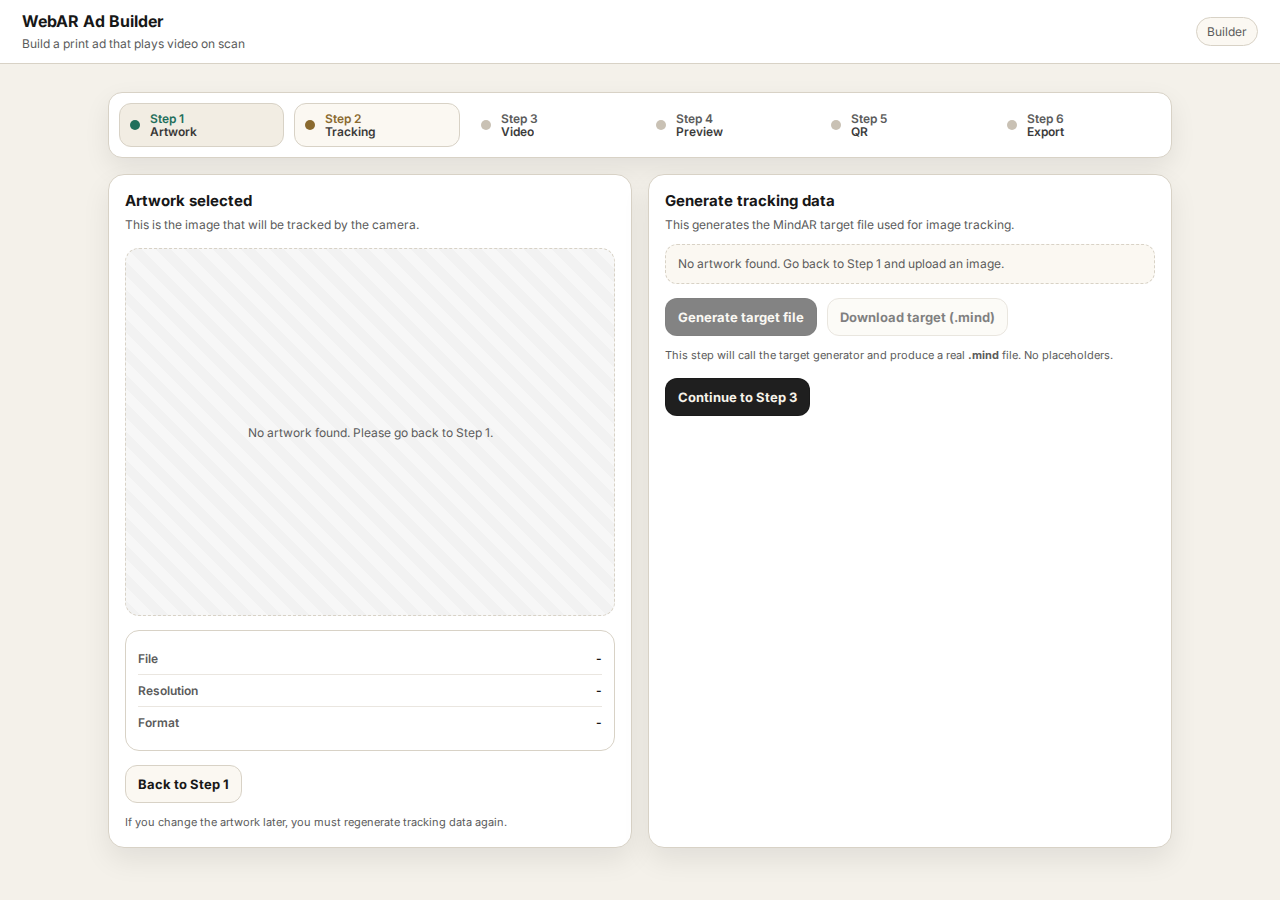
<file: step2page.html>
<!doctype html>
<html lang="en">
<head>
  <meta charset="utf-8" />
  <meta name="viewport" content="width=device-width, initial-scale=1" />
  <title>WebAR Ad Builder | Step 2</title>

  <link rel="preconnect" href="https://fonts.googleapis.com">
  <link rel="preconnect" href="https://fonts.gstatic.com" crossorigin>
  <link href="https://fonts.googleapis.com/css2?family=Inter:wght@400;500;600;700&display=swap" rel="stylesheet">

  <link rel="stylesheet" href="./builder.css" />
</head>

<body>
  <header class="appHeader">
    <div class="brand">
      <div class="brandTitle">WebAR Ad Builder</div>
      <div class="brandSub">Build a print ad that plays video on scan</div>
    </div>

    <div class="headerMeta">
      <span class="tag">Builder</span>
    </div>
  </header>

  <main class="container">
    <section class="stepBar" aria-label="Build steps">
      <a class="step" href="./builder.html">
        <div class="dot"></div>
        <div class="label">
          <div class="title">Step 1</div>
          <div class="desc">Artwork</div>
        </div>
      </a>

      <a class="step" href="./step2page.html">
        <div class="dot"></div>
        <div class="label">
          <div class="title">Step 2</div>
          <div class="desc">Tracking</div>
        </div>
      </a>

      <a class="step" href="./step3page.html">
        <div class="dot"></div>
        <div class="label">
          <div class="title">Step 3</div>
          <div class="desc">Video</div>
        </div>
      </a>

      <a class="step" href="./step4page.html">
        <div class="dot"></div>
        <div class="label">
          <div class="title">Step 4</div>
          <div class="desc">Preview</div>
        </div>
      </a>

      <a class="step" href="./step5page.html">
        <div class="dot"></div>
        <div class="label">
          <div class="title">Step 5</div>
          <div class="desc">QR</div>
        </div>
      </a>

      <a class="step" href="./step6page.html">
        <div class="dot"></div>
        <div class="label">
          <div class="title">Step 6</div>
          <div class="desc">Export</div>
        </div>
      </a>
    </section>

    <section class="layout">
      <!-- LEFT -->
      <section class="panel">
        <div class="panelHead">
          <h2>Artwork selected</h2>
          <p class="muted">
            This is the image that will be tracked by the camera.
          </p>
        </div>

        <div class="previewBox">
          <img id="artworkPreview" alt="Selected artwork" />
          <div id="missingArtwork" class="emptyPreview">
            No artwork found. Please go back to Step 1.
          </div>
        </div>

        <div class="fileMeta">
          <div class="metaRow">
            <span class="metaKey">File</span>
            <span id="metaFile" class="metaVal">-</span>
          </div>
          <div class="metaRow">
            <span class="metaKey">Resolution</span>
            <span id="metaRes" class="metaVal">-</span>
          </div>
          <div class="metaRow">
            <span class="metaKey">Format</span>
            <span id="metaType" class="metaVal">-</span>
          </div>
        </div>

        <div class="actions">
          <button id="backToStep1Btn" class="btn secondary">Back to Step 1</button>
        </div>

        <div class="note muted">
          If you change the artwork later, you must regenerate tracking data again.
        </div>
      </section>

      <!-- RIGHT -->
      <section class="panel">
        <div class="panelHead">
          <h2>Generate tracking data</h2>
          <p class="muted">
            This generates the MindAR target file used for image tracking.
          </p>
        </div>

        <div class="statusBox">
          <div id="trackingStatus" class="status">
            Tracking data not generated yet.
          </div>
        </div>

        <div class="actions">
          <button id="generateBtn" class="btn primary" disabled>Generate target file</button>
          <button id="downloadBtn" class="btn secondary" disabled>Download target (.mind)</button>
        </div>

        <div class="note muted">
          This step will call the target generator and produce a real <b>.mind</b> file. No placeholders.
        </div>

        <div class="actions">
          <button id="continueBtn" class="btn primary" disabled>Continue to Step 3</button>
        </div>
      </section>
    </section>
  </main>

  <!-- REQUIRED: dynamic step highlighting -->
  <script src="./nav.js"></script>
  <script src="./step2page.js"></script>
</body>
</html>
</file>
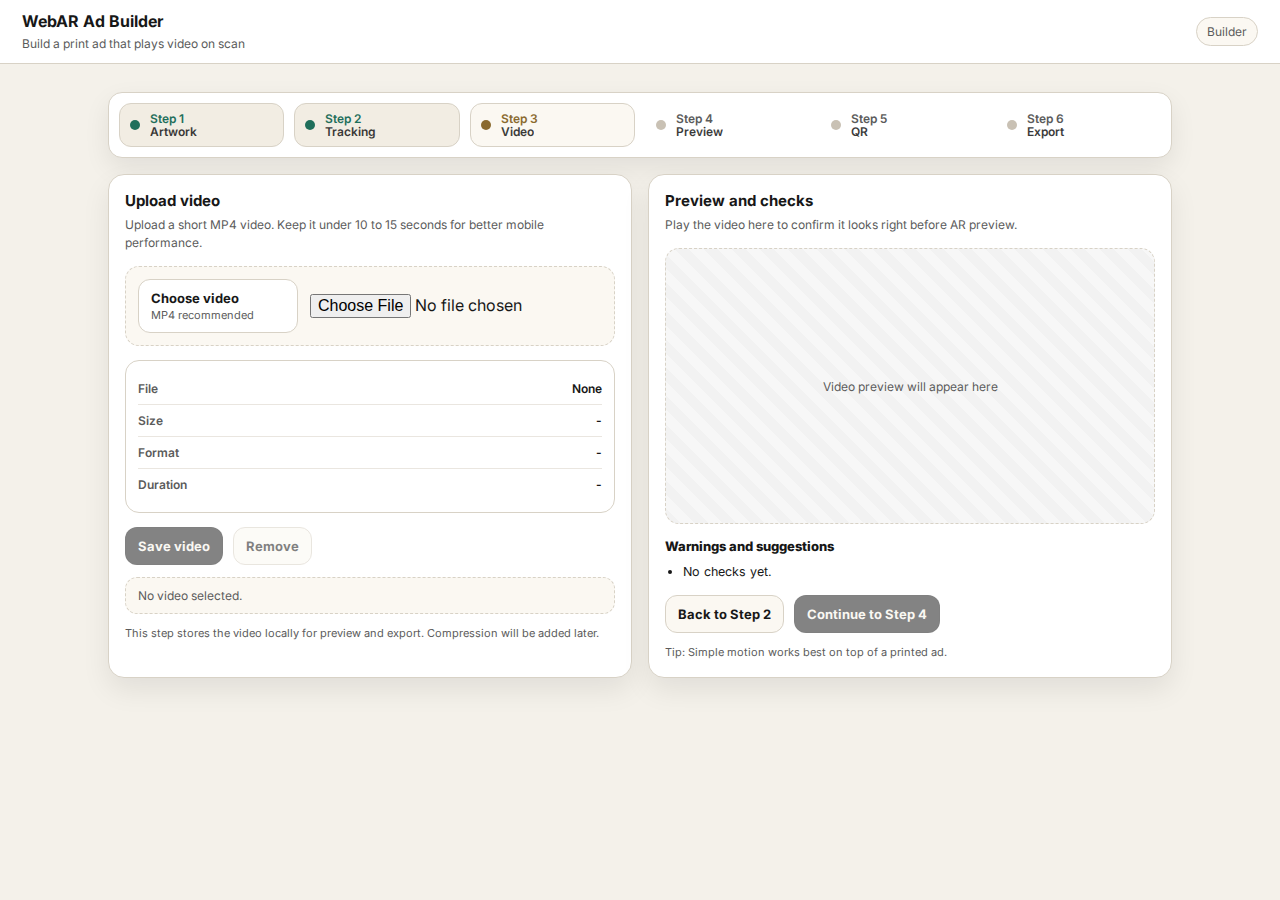
<file: step3page.html>
<!doctype html>
<html lang="en">
<head>
  <meta charset="utf-8" />
  <meta name="viewport" content="width=device-width, initial-scale=1" />
  <title>WebAR Ad Builder | Step 3</title>

  <link rel="preconnect" href="https://fonts.googleapis.com">
  <link rel="preconnect" href="https://fonts.gstatic.com" crossorigin>
  <link href="https://fonts.googleapis.com/css2?family=Inter:wght@400;500;600;700&display=swap" rel="stylesheet">

  <link rel="stylesheet" href="./builder.css" />
</head>

<body>
  <header class="appHeader">
    <div class="brand">
      <div class="brandTitle">WebAR Ad Builder</div>
      <div class="brandSub">Build a print ad that plays video on scan</div>
    </div>

    <div class="headerMeta">
      <span class="tag">Builder</span>
    </div>
  </header>

  <main class="container">
    <section class="stepBar" aria-label="Build steps">
      <a class="step" href="./builder.html">
        <div class="dot"></div>
        <div class="label">
          <div class="title">Step 1</div>
          <div class="desc">Artwork</div>
        </div>
      </a>

      <a class="step" href="./step2page.html">
        <div class="dot"></div>
        <div class="label">
          <div class="title">Step 2</div>
          <div class="desc">Tracking</div>
        </div>
      </a>

      <a class="step" href="./step3page.html">
        <div class="dot"></div>
        <div class="label">
          <div class="title">Step 3</div>
          <div class="desc">Video</div>
        </div>
      </a>

      <a class="step" href="./step4page.html">
        <div class="dot"></div>
        <div class="label">
          <div class="title">Step 4</div>
          <div class="desc">Preview</div>
        </div>
      </a>

      <a class="step" href="./step5page.html">
        <div class="dot"></div>
        <div class="label">
          <div class="title">Step 5</div>
          <div class="desc">QR</div>
        </div>
      </a>

      <a class="step" href="./step6page.html">
        <div class="dot"></div>
        <div class="label">
          <div class="title">Step 6</div>
          <div class="desc">Export</div>
        </div>
      </a>
    </section>

    <section class="layout">
      <!-- LEFT: Upload -->
      <section class="panel">
        <div class="panelHead">
          <h2>Upload video</h2>
          <p class="muted">
            Upload a short MP4 video. Keep it under 10 to 15 seconds for better mobile performance.
          </p>
        </div>

        <div class="uploadBlock">
          <label class="fileLabel" for="videoInput">
            <span class="fileLabelTitle">Choose video</span>
            <span class="fileLabelHint">MP4 recommended</span>
          </label>
          <input id="videoInput" class="fileInput" type="file" accept="video/mp4,video/webm,video/quicktime" />
        </div>

        <div class="fileMeta">
          <div class="metaRow">
            <span class="metaKey">File</span>
            <span id="metaFile" class="metaVal">None</span>
          </div>
          <div class="metaRow">
            <span class="metaKey">Size</span>
            <span id="metaSize" class="metaVal">-</span>
          </div>
          <div class="metaRow">
            <span class="metaKey">Format</span>
            <span id="metaType" class="metaVal">-</span>
          </div>
          <div class="metaRow">
            <span class="metaKey">Duration</span>
            <span id="metaDuration" class="metaVal">-</span>
          </div>
        </div>

        <div class="actions">
          <button id="optimizeBtn" class="btn primary" disabled>Save video</button>
          <button id="clearBtn" class="btn secondary" disabled>Remove</button>
        </div>

        <div id="status" class="status">No video selected.</div>

        <div class="note muted">
          This step stores the video locally for preview and export. Compression will be added later.
        </div>
      </section>

      <!-- RIGHT: Preview + checks -->
      <section class="panel">
        <div class="panelHead">
          <h2>Preview and checks</h2>
          <p class="muted">
            Play the video here to confirm it looks right before AR preview.
          </p>
        </div>

        <div class="previewBox videoFrame">
          <video id="videoPreview" playsinline muted controls></video>
          <div id="emptyPreview" class="emptyPreview">Video preview will appear here</div>
        </div>

        <div class="suggestWrap">
          <h3>Warnings and suggestions</h3>
          <ul id="suggestions" class="suggestList">
            <li class="muted">No checks yet.</li>
          </ul>
        </div>

        <div class="actions">
          <button id="backToStep2Btn" class="btn secondary">Back to Step 2</button>
          <button id="continueBtn" class="btn primary" disabled>Continue to Step 4</button>
        </div>

        <div class="note muted">
          Tip: Simple motion works best on top of a printed ad.
        </div>
      </section>
    </section>
  </main>

  <!-- REQUIRED: dynamic active + completed step logic -->
  <script src="./nav.js"></script>
  <script src="./step3page.js"></script>
</body>
</html>
</file>
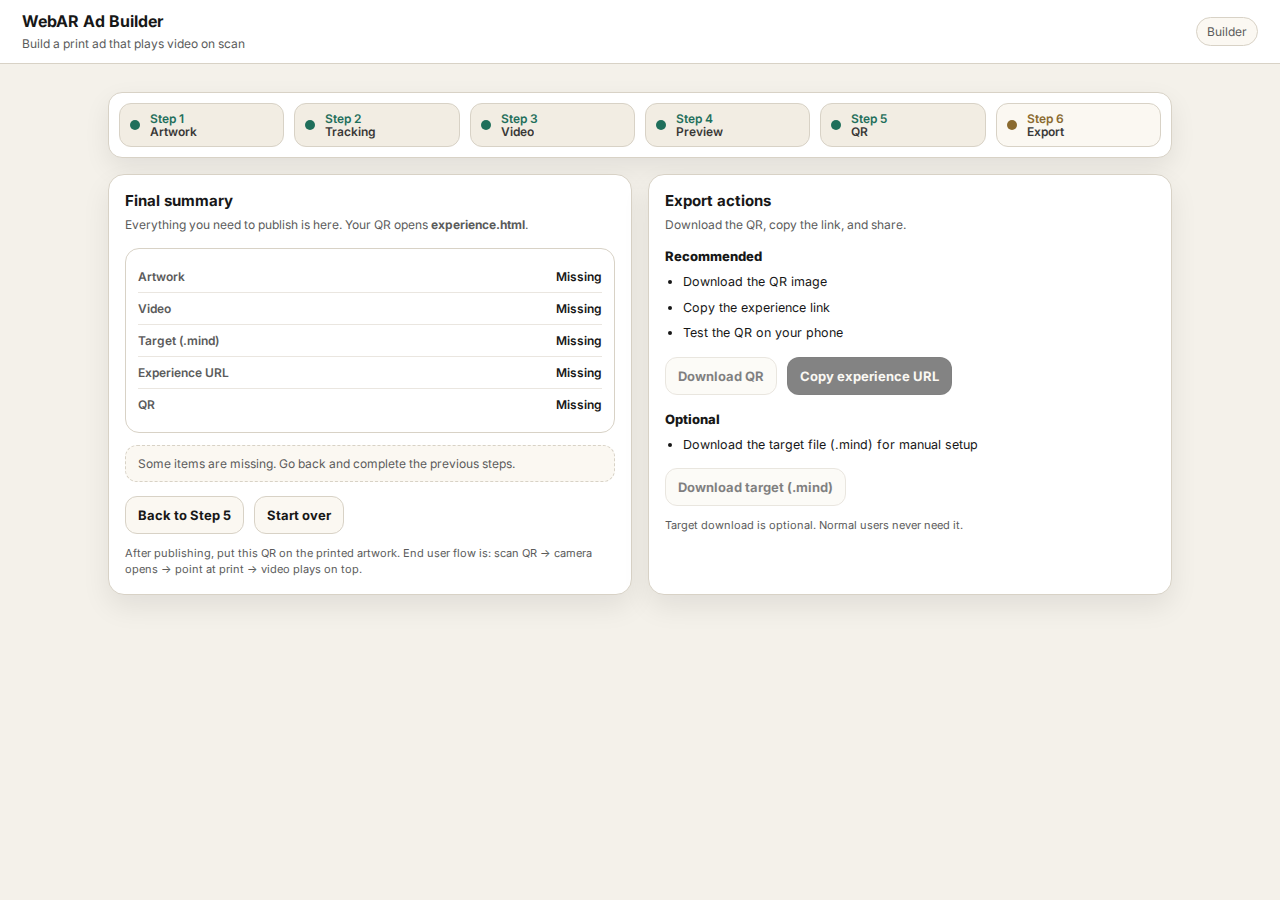
<file: step6page.html>
<!doctype html>
<html lang="en">
<head>
  <meta charset="utf-8" />
  <meta name="viewport" content="width=device-width, initial-scale=1" />
  <title>WebAR Ad Builder | Step 6</title>

  <link rel="preconnect" href="https://fonts.googleapis.com">
  <link rel="preconnect" href="https://fonts.gstatic.com" crossorigin>
  <link href="https://fonts.googleapis.com/css2?family=Inter:wght@400;500;600;700&display=swap" rel="stylesheet">

  <link rel="stylesheet" href="./builder.css" />
</head>

<body>
  <header class="appHeader">
    <div class="brand">
      <div class="brandTitle">WebAR Ad Builder</div>
      <div class="brandSub">Build a print ad that plays video on scan</div>
    </div>

    <div class="headerMeta">
      <span class="tag">Builder</span>
    </div>
  </header>

  <main class="container">
    <section class="stepBar" aria-label="Build steps">
      <a class="step" href="./builder.html">
        <div class="dot"></div>
        <div class="label">
          <div class="title">Step 1</div>
          <div class="desc">Artwork</div>
        </div>
      </a>

      <a class="step" href="./step2page.html">
        <div class="dot"></div>
        <div class="label">
          <div class="title">Step 2</div>
          <div class="desc">Tracking</div>
        </div>
      </a>

      <a class="step" href="./step3page.html">
        <div class="dot"></div>
        <div class="label">
          <div class="title">Step 3</div>
          <div class="desc">Video</div>
        </div>
      </a>

      <a class="step" href="./step4page.html">
        <div class="dot"></div>
        <div class="label">
          <div class="title">Step 4</div>
          <div class="desc">Preview</div>
        </div>
      </a>

      <a class="step" href="./step5page.html">
        <div class="dot"></div>
        <div class="label">
          <div class="title">Step 5</div>
          <div class="desc">QR</div>
        </div>
      </a>

      <a class="step" href="./step6page.html">
        <div class="dot"></div>
        <div class="label">
          <div class="title">Step 6</div>
          <div class="desc">Export</div>
        </div>
      </a>
    </section>

    <section class="layout">
      <!-- LEFT: Summary -->
      <section class="panel">
        <div class="panelHead">
          <h2>Final summary</h2>
          <p class="muted">
            Everything you need to publish is here. Your QR opens <b>experience.html</b>.
          </p>
        </div>

        <div class="fileMeta">
          <div class="metaRow">
            <span class="metaKey">Artwork</span>
            <span id="artworkState" class="metaVal">Checking...</span>
          </div>
          <div class="metaRow">
            <span class="metaKey">Video</span>
            <span id="videoState" class="metaVal">Checking...</span>
          </div>
          <div class="metaRow">
            <span class="metaKey">Target (.mind)</span>
            <span id="targetState" class="metaVal">Checking...</span>
          </div>
          <div class="metaRow">
            <span class="metaKey">Experience URL</span>
            <span id="urlState" class="metaVal">Checking...</span>
          </div>
          <div class="metaRow">
            <span class="metaKey">QR</span>
            <span id="qrState" class="metaVal">Checking...</span>
          </div>
        </div>

        <div id="status" class="status">Loading...</div>

        <div class="actions">
          <button id="backToStep5Btn" class="btn secondary">Back to Step 5</button>
          <button id="restartBtn" class="btn secondary">Start over</button>
        </div>

        <div class="note muted">
          After publishing, put this QR on the printed artwork. End user flow is:
          scan QR → camera opens → point at print → video plays on top.
        </div>
      </section>

      <!-- RIGHT: Outputs -->
      <section class="panel">
        <div class="panelHead">
          <h2>Export actions</h2>
          <p class="muted">
            Download the QR, copy the link, and share.
          </p>
        </div>

        <div class="suggestWrap">
          <h3>Recommended</h3>
          <ul class="suggestList">
            <li>Download the QR image</li>
            <li>Copy the experience link</li>
            <li>Test the QR on your phone</li>
          </ul>
        </div>

        <div class="actions">
          <button id="downloadQrBtn" class="btn secondary" disabled>Download QR</button>
          <button id="copyUrlBtn" class="btn primary" disabled>Copy experience URL</button>
        </div>

        <div class="suggestWrap" style="margin-top:16px;">
          <h3>Optional</h3>
          <ul class="suggestList">
            <li>Download the target file (.mind) for manual setup</li>
          </ul>
        </div>

        <div class="actions">
          <button id="downloadTargetBtn" class="btn secondary" disabled>Download target (.mind)</button>
        </div>

        <div class="note muted">
          Target download is optional. Normal users never need it.
        </div>
      </section>
    </section>
  </main>

  <!-- REQUIRED: dynamic active + completed step logic -->
  <script src="./nav.js"></script>
  <script src="./step6page.js"></script>
</body>
</html>
</file>
<file: builder.css>
:root{
  /* Base */
  --bg: #f4f1ea;          /* warm paper */
  --surface: #ffffff;     /* panels */
  --ink: #171717;         /* near-black text */
  --muted: #5b5b5b;       /* muted text */
  --line: #d8d2c6;        /* warm border */
  --shadow: rgba(18, 18, 18, 0.08);

  /* Accents */
  --accent: #8a6a2f;      /* brass */
  --accent-weak: rgba(138, 106, 47, 0.18);

  /* Status */
  --danger: #b42318;      /* muted red */
  --warning: #a15c00;     /* amber-brown */
  --ok: #1f6f5b;          /* deep teal-green */

  /* Controls */
  --btn: #1f1f1f;         /* charcoal */
  --btnText: #f7f3ea;     /* warm off-white */
  --btnHover: #2a2a2a;

  /* Preview default ratio (used when no content yet) */
  --preview-ratio: 4 / 3;
}

*{ box-sizing:border-box; }

html, body{ height:100%; }

body{
  margin:0;
  font-family: "Inter", system-ui, -apple-system, Segoe UI, Roboto, Arial, sans-serif;
  color: var(--ink);
  background: var(--bg);
}

/* Force form controls to use same font */
button, input, select, textarea{
  font-family: inherit;
  font-size: inherit;
}

/* Header */
.appHeader{
  height:64px;
  display:flex;
  align-items:center;
  justify-content:space-between;
  padding:0 22px;
  background: var(--surface);
  border-bottom: 1px solid var(--line);
}

.brandTitle{
  font-weight:700;
  font-size:16px;
  line-height:1.2;
}

.brandSub{
  margin-top:4px;
  font-size:12px;
  color: var(--muted);
}

.headerMeta{
  display:flex;
  align-items:center;
  gap:10px;
}

.tag{
  font-size:12px;
  padding:6px 10px;
  border-radius:999px;
  border:1px solid var(--line);
  color: var(--muted);
  background: #fbf8f2;
}

/* Container */
.container{
  max-width:1100px;
  margin:0 auto;
  padding:18px 18px 26px;
}

/* Step bar */
.stepBar{
  display:grid;
  grid-template-columns: repeat(6, 1fr);
  gap:10px;
  margin: 10px 0 16px;
  padding: 10px;
  background: var(--surface);
  border: 1px solid var(--line);
  border-radius: 14px;
  box-shadow: 0 10px 26px var(--shadow);
}

.step{
  display:flex;
  align-items:center;
  gap:10px;
  padding:8px 10px;
  border-radius:12px;
  border:1px solid transparent;

  /* FIX: remove default anchor underline + link coloring */
  text-decoration: none;
  color: inherit;
}

/* FIX: kill underline in all link states */
.step:hover,
.step:focus,
.step:active,
.step:visited{
  text-decoration: none;
  color: inherit;
}

.step .dot{
  width:10px;
  height:10px;
  border-radius:50%;
  background: #c9c1b4;
}

.step .title{
  font-size:12px;
  color: var(--muted);
  font-weight:600;
  line-height:1.1;
}

.step .desc{
  font-size:12px;
  color: var(--ink);
  font-weight:600;
  line-height:1.1;
  opacity:0.85;
}

.step.active{
  border-color: var(--line);
  background: #fbf8f2;
}

.step.active .dot{ background: var(--accent); }
.step.active .title{ color: var(--accent); }

.step.completed{
  background: #f2ede3;
  border-color: var(--line);
}

.step.completed .dot{ background: var(--ok); }
.step.completed .title{ color: var(--ok); }

/* Status box refinement for step 2 */
.statusBox .status{
  margin-top:10px;
  font-size:12px;
  line-height:1.45;
  color: var(--muted);
}

/* Layout panels */
.layout{
  display:grid;
  grid-template-columns: 1fr 1fr;
  gap:16px;
}

.panel{
  background: var(--surface);
  border: 1px solid var(--line);
  border-radius: 16px;
  padding: 16px;
  box-shadow: 0 12px 28px var(--shadow);
}

.panelHead h2{
  margin:0;
  font-size:15px;
  font-weight:700;
}

.panelHead p{
  margin:6px 0 0;
  font-size:12px;
  color: var(--muted);
  line-height:1.5;
}

.muted{ color: var(--muted); }

.note{
  margin-top:12px;
  font-size:11px;
  line-height:1.45;
  color: var(--muted);
}

/* Upload block */
.uploadBlock{
  margin-top:14px;
  display:flex;
  align-items:center;
  gap:12px;
  padding:12px;
  border:1px dashed var(--line);
  border-radius: 14px;
  background: #fbf8f2;
}

.fileLabel{
  display:flex;
  flex-direction:column;
  gap:2px;
  padding:10px 12px;
  border-radius:12px;
  border:1px solid var(--line);
  background: var(--surface);
  cursor:pointer;
  min-width:160px;
}

.fileLabelTitle{
  font-weight:700;
  font-size:13px;
}

.fileLabelHint{
  font-size:11px;
  color: var(--muted);
}

.fileInput{ width:100%; }

/* File meta */
.fileMeta{
  margin-top:14px;
  padding:12px;
  border:1px solid var(--line);
  border-radius: 14px;
  background: #ffffff;
}

.metaRow{
  display:flex;
  align-items:center;
  justify-content:space-between;
  padding:8px 0;
  border-bottom: 1px solid rgba(216, 210, 198, 0.55);
}

.metaRow:last-child{ border-bottom:none; }

.metaKey{
  font-size:12px;
  color: var(--muted);
  font-weight:600;
}

.metaVal{
  font-size:12px;
  font-weight:600;
  color: var(--ink);
}

/* Buttons */
.actions{
  display:flex;
  gap:10px;
  margin-top:14px;
  flex-wrap:wrap;
}

.btn{
  padding:10px 12px;
  border-radius:12px;
  font-weight:700;
  font-size:13px;
  border:1px solid var(--line);
  cursor:pointer;
  transition: background 120ms ease, border-color 120ms ease, transform 120ms ease;
}

.btn:disabled{
  opacity:0.55;
  cursor:not-allowed;
}

.btn.primary{
  background: var(--btn);
  color: var(--btnText);
  border-color: rgba(0,0,0,0.15);
}

.btn.primary:hover{ background: var(--btnHover); }

.btn.secondary{
  background: #fbf8f2;
  color: var(--ink);
}

.btn.secondary:hover{ background: #f6f1e6; }

.btn:active{ transform: translateY(1px); }

/* Status */
.status{
  margin-top:12px;
  padding:10px 12px;
  border-radius:12px;
  background: #fbf8f2;
  border: 1px dashed var(--line);
  font-size:12px;
  color: var(--muted);
}

/* =========================
   PREVIEW SYSTEM (NO OVERFIT)
   ========================= */

/* Base preview box: NO fixed height. Uses aspect ratio. */
.previewBox{
  margin-top:14px;
  border-radius:14px;
  border:1px dashed var(--line);
  background:
    linear-gradient(0deg, rgba(0,0,0,0.02), rgba(0,0,0,0.02)),
    repeating-linear-gradient(
      45deg,
      rgba(0,0,0,0.03),
      rgba(0,0,0,0.03) 10px,
      rgba(0,0,0,0.01) 10px,
      rgba(0,0,0,0.01) 20px
    );
  display:flex;
  align-items:center;
  justify-content:center;
  overflow:hidden;

  /* This is the key: predictable scaling */
  aspect-ratio: var(--preview-ratio);
  min-height: 260px;
}

/* Images: never stretch, never crop */
.previewBox img{
  max-width:100%;
  max-height:100%;
  width:auto;
  height:auto;
  object-fit:contain;
  display:none;
}

/* Empty placeholder text */
.emptyPreview{
  font-size:12px;
  color: var(--muted);
  padding:14px;
  text-align:center;
}

/* Video: never stretch */
.previewBox video{
  max-width:100%;
  max-height:100%;
  width:auto;
  height:auto;
  object-fit:contain;
  display:none; /* shown by JS when loaded */
}

/* Step 3 dedicated video frame (optional class on the previewBox)
   Uses a more video-friendly ratio */
.videoFrame{
  aspect-ratio: 16 / 9;
  min-height: 260px;
}

/* Score area */
.scoreWrap{
  margin-top:14px;
  display:grid;
  grid-template-columns: 190px 1fr;
  gap:12px;
}

.scoreCard, .barCard{
  border:1px solid var(--line);
  border-radius:14px;
  background: #ffffff;
  padding:12px;
}

.scoreLabel{
  font-size:12px;
  color: var(--muted);
  font-weight:700;
}

.scoreValue{
  font-size:34px;
  font-weight:800;
  margin-top:6px;
  letter-spacing:-0.5px;
}

.scoreText{
  margin-top:6px;
  font-size:12px;
  line-height:1.4;
}

.barTrack{
  height:14px;
  border-radius:999px;
  border:1px solid var(--line);
  background:#fbf8f2;
  overflow:hidden;
}

.barFill{
  height:100%;
  width:0%;
  background: var(--accent);
}

.barLegend{
  margin-top:8px;
  display:flex;
  justify-content:space-between;
  font-size:11px;
}

/* Suggestions */
.suggestWrap{ margin-top:14px; }

.suggestWrap h3{
  margin:0 0 8px;
  font-size:13px;
  font-weight:800;
}

.suggestList{
  margin:0;
  padding-left:18px;
  font-size:12.5px;
  line-height:1.55;
}

.suggestList li{ margin:6px 0; }

/* Footer */
.footer{
  margin-top:14px;
  font-size:12px;
  color: var(--muted);
}

/* Responsive */
@media (max-width: 900px){
  .layout{ grid-template-columns: 1fr; }
  .scoreWrap{ grid-template-columns: 1fr; }
  .stepBar{ grid-template-columns: 1fr 1fr 1fr; }
}

/* Lock preview stage behavior */
.previewStage{
  position: relative;
  width: 100%;
  aspect-ratio: 16 / 9;
  min-height: 360px;
  overflow: hidden;
}

/* Simulated preview media must never stretch */
.simMediaBox img,
.simMediaBox video{
  max-width: 100%;
  max-height: 100%;
  width: auto;
  height: auto;
  object-fit: contain;
}

/* AR container must fill preview without distortion */
.arWrap{
  position: absolute;
  inset: 0;
  background: #000;
}

/* Force a-scene to respect container */
.arWrap a-scene{
  width: 100%;
  height: 100%;
  display: block;
}

/* Prevent A-Frame canvas from stretching */
.arWrap canvas{
  width: 100% !important;
  height: 100% !important;
  object-fit: contain;
}

/* Video texture inside AR must keep ratio */
a-video{
  object-fit: contain;
}

/* Mobile safety */
@media (max-width: 900px){
  .previewStage{
    aspect-ratio: 9 / 16;
    min-height: 420px;
  }
}

#qrWrap{
  display:flex;
  align-items:center;
  justify-content:center;
  width:100%;
  height:100%;
  padding:14px;
}

#qrCanvas{
  width: min(320px, 100%);
  height: auto;
  image-rendering: pixelated;
  border-radius: 10px;
  background: #ffffff;
  border: 1px solid var(--line);
}
</file>
